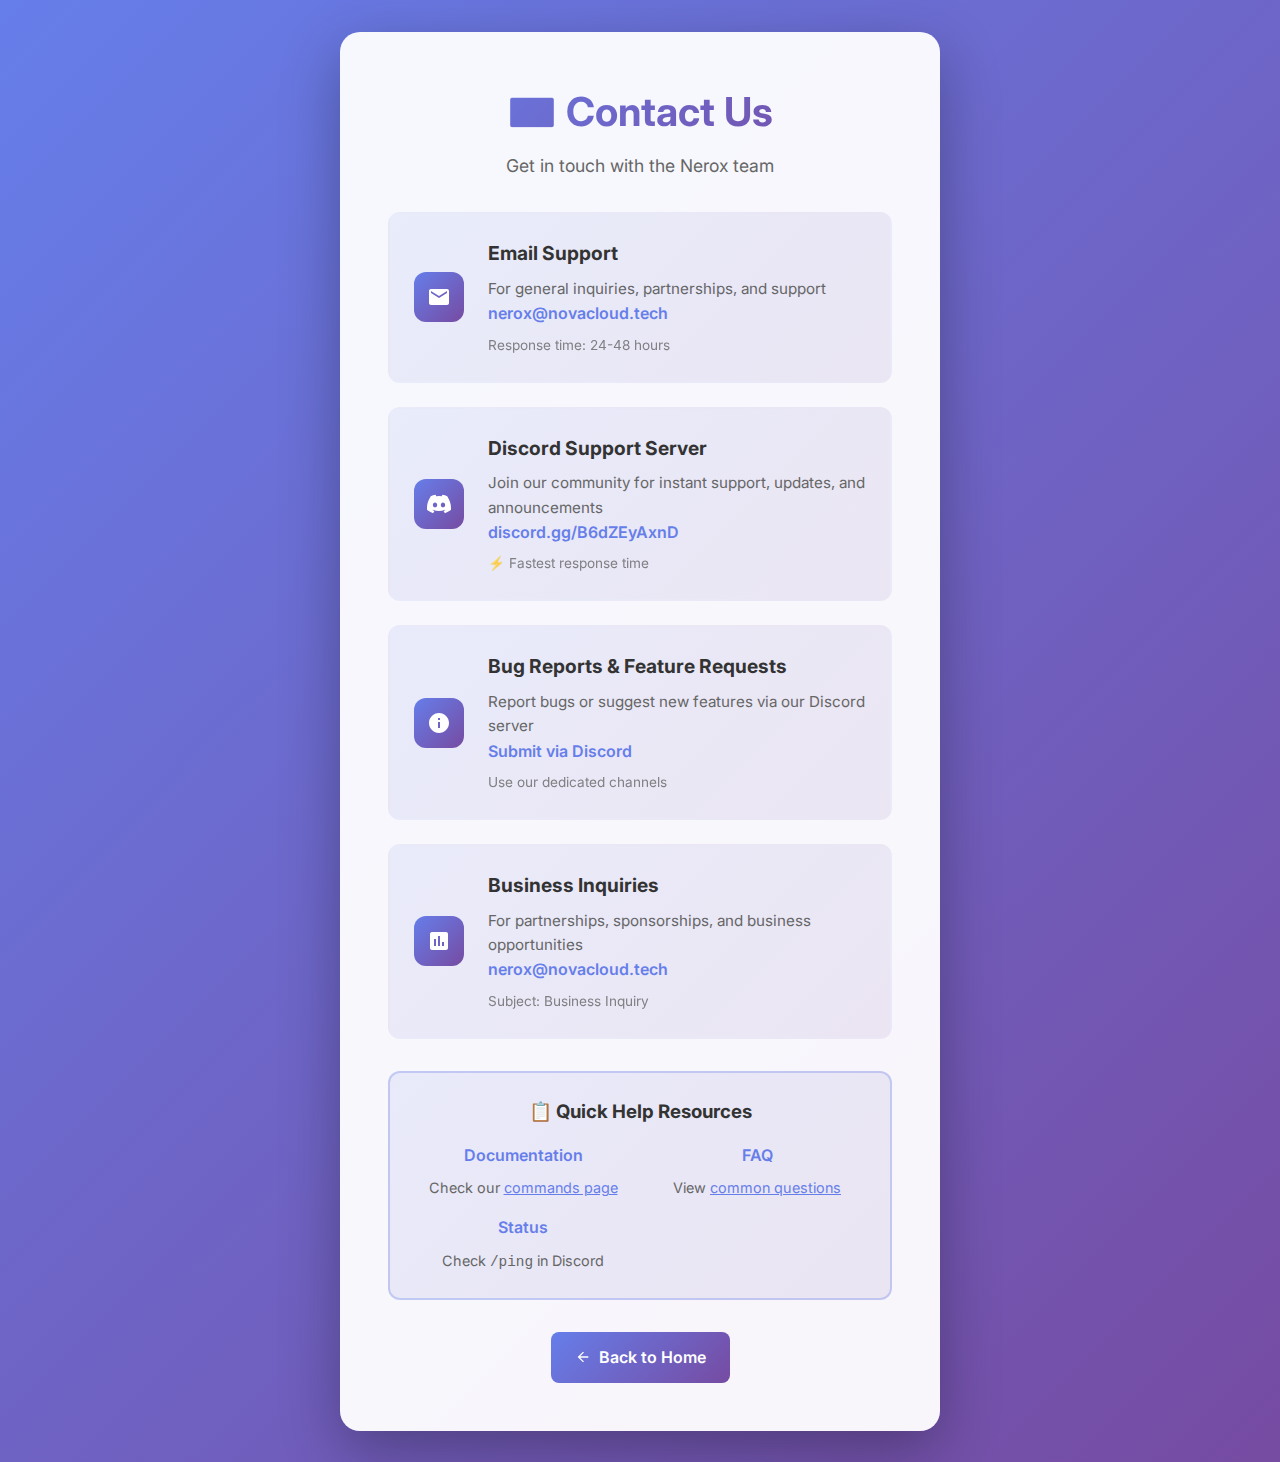
<file: contact.html>
<!DOCTYPE html>
<html lang="en">
<head>
    <meta charset="UTF-8">
    <meta name="viewport" content="width=device-width, initial-scale=1.0">
    <title>Contact Nerox - Support & Help | Discord Music Bot</title>
    <meta name="description" content="Contact the Nerox team for support, partnerships, and inquiries. Join our Discord server or email us at nerox@novacloud.tech.">
    <meta name="theme-color" content="#667eea">
    <link rel="stylesheet" href="styles.css">
    <link rel="preconnect" href="https://fonts.googleapis.com">
    <link rel="preconnect" href="https://fonts.gstatic.com" crossorigin>
    <link href="https://fonts.googleapis.com/css2?family=Inter:wght@300;400;500;600;700;800;900&display=swap" rel="stylesheet">
    <style>
        body {
            margin: 0;
            font-family: 'Inter', sans-serif;
            background: linear-gradient(135deg, #667eea 0%, #764ba2 100%);
            min-height: 100vh;
            display: flex;
            flex-direction: column;
        }
        
        .contact-container {
            flex: 1;
            display: flex;
            justify-content: center;
            align-items: center;
            padding: 2rem;
        }
        
        .contact-card {
            background: rgba(255, 255, 255, 0.95);
            border-radius: 20px;
            padding: 3rem;
            max-width: 600px;
            width: 100%;
            box-shadow: 0 20px 60px rgba(0, 0, 0, 0.3);
            animation: fadeIn 0.6s ease;
        }
        
        @keyframes fadeIn {
            from {
                opacity: 0;
                transform: translateY(20px);
            }
            to {
                opacity: 1;
                transform: translateY(0);
            }
        }
        
        .contact-header {
            text-align: center;
            margin-bottom: 2rem;
        }
        
        .contact-header h1 {
            font-size: 2.5rem;
            background: linear-gradient(135deg, #667eea 0%, #764ba2 100%);
            -webkit-background-clip: text;
            -webkit-text-fill-color: transparent;
            background-clip: text;
            margin-bottom: 0.5rem;
        }
        
        .contact-header p {
            color: #666;
            font-size: 1.1rem;
        }
        
        .contact-methods {
            display: flex;
            flex-direction: column;
            gap: 1.5rem;
        }
        
        .contact-method {
            display: flex;
            align-items: center;
            padding: 1.5rem;
            background: linear-gradient(135deg, rgba(102, 126, 234, 0.1) 0%, rgba(118, 75, 162, 0.1) 100%);
            border-radius: 12px;
            transition: all 0.3s ease;
            border: 2px solid transparent;
        }
        
        .contact-method:hover {
            transform: translateY(-5px);
            box-shadow: 0 10px 30px rgba(102, 126, 234, 0.2);
            border-color: #667eea;
        }
        
        .contact-icon {
            width: 50px;
            height: 50px;
            display: flex;
            align-items: center;
            justify-content: center;
            background: linear-gradient(135deg, #667eea 0%, #764ba2 100%);
            border-radius: 12px;
            margin-right: 1.5rem;
            flex-shrink: 0;
        }
        
        .contact-icon svg {
            width: 24px;
            height: 24px;
            fill: white;
        }
        
        .contact-info h3 {
            margin: 0 0 0.5rem 0;
            color: #333;
            font-size: 1.2rem;
        }
        
        .contact-info p {
            margin: 0;
            color: #666;
            font-size: 0.95rem;
        }
        
        .contact-link {
            text-decoration: none;
            color: #667eea;
            font-weight: 600;
            word-break: break-word;
        }
        
        .contact-link:hover {
            text-decoration: underline;
        }
        
        .back-home {
            text-align: center;
            margin-top: 2rem;
        }
        
        .back-home a {
            display: inline-flex;
            align-items: center;
            gap: 0.5rem;
            padding: 0.8rem 1.5rem;
            background: linear-gradient(135deg, #667eea 0%, #764ba2 100%);
            color: white;
            text-decoration: none;
            border-radius: 8px;
            font-weight: 600;
            transition: all 0.3s ease;
        }
        
        .back-home a:hover {
            transform: translateY(-2px);
            box-shadow: 0 5px 20px rgba(102, 126, 234, 0.4);
        }
        
        @media (max-width: 768px) {
            .contact-card {
                padding: 2rem;
            }
            
            .contact-header h1 {
                font-size: 2rem;
            }
            
            .contact-method {
                flex-direction: column;
                text-align: center;
            }
            
            .contact-icon {
                margin-right: 0;
                margin-bottom: 1rem;
            }
        }
    </style>
</head>
<body>
    <div class="contact-container">
        <div class="contact-card">
            <div class="contact-header">
                <h1>📧 Contact Us</h1>
                <p>Get in touch with the Nerox team</p>
            </div>
            
            <div class="contact-methods">
                <div class="contact-method">
                    <div class="contact-icon">
                        <svg viewBox="0 0 24 24" xmlns="http://www.w3.org/2000/svg">
                            <path d="M20 4H4c-1.1 0-1.99.9-1.99 2L2 18c0 1.1.9 2 2 2h16c1.1 0 2-.9 2-2V6c0-1.1-.9-2-2-2zm0 4l-8 5-8-5V6l8 5 8-5v2z"/>
                        </svg>
                    </div>
                    <div class="contact-info">
                        <h3>Email Support</h3>
                        <p>For general inquiries, partnerships, and support</p>
                        <a href="mailto:nerox@novacloud.tech" class="contact-link">nerox@novacloud.tech</a>
                        <p style="margin-top: 8px; font-size: 0.85rem; opacity: 0.8;">Response time: 24-48 hours</p>
                    </div>
                </div>
                
                <div class="contact-method">
                    <div class="contact-icon">
                        <svg viewBox="0 0 24 24" xmlns="http://www.w3.org/2000/svg">
                            <path d="M20.317 4.37a19.791 19.791 0 00-4.885-1.515.074.074 0 00-.079.037c-.21.375-.444.864-.608 1.25a18.27 18.27 0 00-5.487 0 12.64 12.64 0 00-.617-1.25.077.077 0 00-.079-.037A19.736 19.736 0 003.677 4.37a.07.07 0 00-.032.027C.533 9.046-.32 13.58.099 18.057a.082.082 0 00.031.057 19.9 19.9 0 005.993 3.03.078.078 0 00.084-.028c.462-.63.874-1.295 1.226-1.994a.076.076 0 00-.041-.106 13.107 13.107 0 01-1.872-.892.077.077 0 01-.008-.128 10.2 10.2 0 00.372-.292.074.074 0 01.077-.01c3.928 1.793 8.18 1.793 12.062 0a.074.074 0 01.078.01c.12.098.246.198.373.292a.077.077 0 01-.006.127 12.299 12.299 0 01-1.873.892.077.077 0 00-.041.107c.36.698.772 1.362 1.225 1.993a.076.076 0 00.084.028 19.839 19.839 0 006.002-3.03.077.077 0 00.032-.054c.5-5.177-.838-9.674-3.549-13.66a.061.061 0 00-.031-.03zM8.02 15.33c-1.183 0-2.157-1.085-2.157-2.419 0-1.333.956-2.419 2.157-2.419 1.21 0 2.176 1.096 2.157 2.42 0 1.333-.956 2.418-2.157 2.418zm7.975 0c-1.183 0-2.157-1.085-2.157-2.419 0-1.333.955-2.419 2.157-2.419 1.21 0 2.176 1.096 2.157 2.42 0 1.333-.946 2.418-2.157 2.418z"/>
                        </svg>
                    </div>
                    <div class="contact-info">
                        <h3>Discord Support Server</h3>
                        <p>Join our community for instant support, updates, and announcements</p>
                        <a href="https://discord.gg/B6dZEyAxnD" target="_blank" rel="noopener noreferrer" class="contact-link">discord.gg/B6dZEyAxnD</a>
                        <p style="margin-top: 8px; font-size: 0.85rem; opacity: 0.8;">⚡ Fastest response time</p>
                    </div>
                </div>

                <div class="contact-method">
                    <div class="contact-icon">
                        <svg viewBox="0 0 24 24" xmlns="http://www.w3.org/2000/svg">
                            <path d="M12 2C6.48 2 2 6.48 2 12s4.48 10 10 10 10-4.48 10-10S17.52 2 12 2zm1 15h-2v-6h2v6zm0-8h-2V7h2v2z"/>
                        </svg>
                    </div>
                    <div class="contact-info">
                        <h3>Bug Reports & Feature Requests</h3>
                        <p>Report bugs or suggest new features via our Discord server</p>
                        <a href="https://discord.gg/B6dZEyAxnD" target="_blank" rel="noopener noreferrer" class="contact-link">Submit via Discord</a>
                        <p style="margin-top: 8px; font-size: 0.85rem; opacity: 0.8;">Use our dedicated channels</p>
                    </div>
                </div>

                <div class="contact-method">
                    <div class="contact-icon">
                        <svg viewBox="0 0 24 24" xmlns="http://www.w3.org/2000/svg">
                            <path d="M19 3H5c-1.1 0-2 .9-2 2v14c0 1.1.9 2 2 2h14c1.1 0 2-.9 2-2V5c0-1.1-.9-2-2-2zM9 17H7v-7h2v7zm4 0h-2V7h2v10zm4 0h-2v-4h2v4z"/>
                        </svg>
                    </div>
                    <div class="contact-info">
                        <h3>Business Inquiries</h3>
                        <p>For partnerships, sponsorships, and business opportunities</p>
                        <a href="mailto:nerox@novacloud.tech" class="contact-link">nerox@novacloud.tech</a>
                        <p style="margin-top: 8px; font-size: 0.85rem; opacity: 0.8;">Subject: Business Inquiry</p>
                    </div>
                </div>
            </div>

            <div style="margin-top: 2rem; padding: 1.5rem; background: linear-gradient(135deg, rgba(102, 126, 234, 0.1) 0%, rgba(118, 75, 162, 0.1) 100%); border-radius: 12px; border: 2px solid rgba(102, 126, 234, 0.3);">
                <h3 style="margin: 0 0 1rem 0; color: #333; text-align: center;">📋 Quick Help Resources</h3>
                <div style="display: grid; grid-template-columns: repeat(auto-fit, minmax(200px, 1fr)); gap: 1rem; text-align: center;">
                    <div>
                        <p style="margin: 0; font-weight: 600; color: #667eea;">Documentation</p>
                        <p style="margin: 0.5rem 0 0 0; font-size: 0.9rem; color: #666;">Check our <a href="/#commands" style="color: #667eea; text-decoration: underline;">commands page</a></p>
                    </div>
                    <div>
                        <p style="margin: 0; font-weight: 600; color: #667eea;">FAQ</p>
                        <p style="margin: 0.5rem 0 0 0; font-size: 0.9rem; color: #666;">View <a href="/#faq" style="color: #667eea; text-decoration: underline;">common questions</a></p>
                    </div>
                    <div>
                        <p style="margin: 0; font-weight: 600; color: #667eea;">Status</p>
                        <p style="margin: 0.5rem 0 0 0; font-size: 0.9rem; color: #666;">Check <code>/ping</code> in Discord</p>
                    </div>
                </div>
            </div>
            
            <div class="back-home">
                <a href="/">
                    <svg width="16" height="16" viewBox="0 0 24 24" fill="none" xmlns="http://www.w3.org/2000/svg">
                        <path d="M20 11H7.83l5.59-5.59L12 4l-8 8 8 8 1.41-1.41L7.83 13H20v-2z" fill="currentColor"/>
                    </svg>
                    Back to Home
                </a>
            </div>
        </div>
    </div>
</body>
</html>
</file>
<file: styles.css>
/* ===== CSS Reset & Base Styles ===== */
* {
    margin: 0;
    padding: 0;
    box-sizing: border-box;
}

:root {
    --primary: #5865f2;
    --primary-dark: #4752c4;
    --secondary: #7289da;
    --background: #0a0e27;
    --surface: #1a1f3a;
    --surface-light: #252b4a;
    --text: #ffffff;
    --text-secondary: #b9bbbe;
    --gradient-1: linear-gradient(135deg, #667eea 0%, #764ba2 100%);
    --gradient-2: linear-gradient(135deg, #f093fb 0%, #f5576c 100%);
    --gradient-3: linear-gradient(135deg, #4facfe 0%, #00f2fe 100%);
    --shadow: 0 10px 40px rgba(0, 0, 0, 0.3);
    --shadow-lg: 0 20px 60px rgba(0, 0, 0, 0.5);
}

html {
    scroll-behavior: smooth;
}

body {
    font-family: 'Inter', -apple-system, BlinkMacSystemFont, 'Segoe UI', sans-serif;
    background: var(--background);
    color: var(--text);
    line-height: 1.6;
    overflow-x: hidden;
}

.container {
    max-width: 1200px;
    margin: 0 auto;
    padding: 0 24px;
}

/* ===== Navigation ===== */
.navbar {
    position: fixed;
    top: 0;
    left: 0;
    right: 0;
    z-index: 1000;
    background: rgba(10, 14, 39, 0.95);
    backdrop-filter: blur(10px);
    border-bottom: 1px solid rgba(255, 255, 255, 0.05);
    transition: all 0.3s ease;
}

.navbar.scrolled {
    background: rgba(10, 14, 39, 0.98);
    box-shadow: var(--shadow);
}

.nav-container {
    max-width: 1200px;
    margin: 0 auto;
    padding: 16px 24px;
    display: flex;
    align-items: center;
    justify-content: space-between;
}

.nav-logo {
    display: flex;
    align-items: center;
    gap: 12px;
    font-size: 24px;
    font-weight: 700;
    color: var(--text);
    text-decoration: none;
}

.logo-img {
    width: 40px;
    height: 40px;
    border-radius: 50%;
    object-fit: cover;
}

.logo-text {
    background: var(--gradient-1);
    -webkit-background-clip: text;
    -webkit-text-fill-color: transparent;
    background-clip: text;
}

.nav-menu {
    display: flex;
    gap: 32px;
    align-items: center;
}

.nav-link {
    color: var(--text-secondary);
    text-decoration: none;
    font-weight: 500;
    transition: color 0.3s ease;
    position: relative;
}

.nav-link::after {
    content: '';
    position: absolute;
    bottom: -4px;
    left: 0;
    width: 0;
    height: 2px;
    background: var(--gradient-1);
    transition: width 0.3s ease;
}

.nav-link:hover {
    color: var(--text);
}

.nav-link:hover::after {
    width: 100%;
}

.mobile-menu-btn {
    display: none;
    flex-direction: column;
    gap: 6px;
    background: none;
    border: none;
    cursor: pointer;
    padding: 8px;
}

.mobile-menu-btn span {
    width: 24px;
    height: 2px;
    background: var(--text);
    transition: all 0.3s ease;
}

/* ===== Buttons ===== */
.btn-primary {
    display: inline-flex;
    align-items: center;
    gap: 8px;
    padding: 12px 28px;
    background: var(--gradient-1);
    color: var(--text);
    font-weight: 600;
    text-decoration: none;
    border-radius: 8px;
    transition: all 0.3s ease;
    box-shadow: 0 4px 15px rgba(102, 126, 234, 0.4);
}

.btn-primary:hover {
    transform: translateY(-2px);
    box-shadow: 0 6px 20px rgba(102, 126, 234, 0.6);
}

.btn-secondary {
    display: inline-flex;
    align-items: center;
    gap: 8px;
    padding: 12px 28px;
    background: transparent;
    color: var(--text);
    font-weight: 600;
    text-decoration: none;
    border-radius: 8px;
    border: 2px solid rgba(255, 255, 255, 0.2);
    transition: all 0.3s ease;
}

.btn-secondary:hover {
    border-color: var(--primary);
    background: rgba(88, 101, 242, 0.1);
    transform: translateY(-2px);
}

.btn-large {
    padding: 16px 36px;
    font-size: 16px;
}

/* ===== Hero Section ===== */
.hero {
    position: relative;
    min-height: 100vh;
    display: flex;
    align-items: center;
    padding-top: 80px;
    overflow: hidden;
}

.hero-bg {
    position: absolute;
    top: 0;
    left: 0;
    right: 0;
    bottom: 0;
    background: radial-gradient(circle at 30% 50%, rgba(102, 126, 234, 0.15) 0%, transparent 50%),
                radial-gradient(circle at 70% 50%, rgba(118, 75, 162, 0.15) 0%, transparent 50%);
    z-index: -1;
}

.hero-content {
    display: grid;
    grid-template-columns: 1fr 1fr;
    gap: 60px;
    align-items: center;
}

.hero-text {
    animation: fadeInUp 0.8s ease;
}

.hero-title {
    font-size: 56px;
    font-weight: 900;
    line-height: 1.1;
    margin-bottom: 24px;
}

.gradient-text {
    background: var(--gradient-1);
    -webkit-background-clip: text;
    -webkit-text-fill-color: transparent;
    background-clip: text;
}

.hero-description {
    font-size: 18px;
    color: var(--text-secondary);
    margin-bottom: 32px;
    line-height: 1.7;
}

.hero-buttons {
    display: flex;
    gap: 16px;
    flex-wrap: wrap;
}

.hero-image {
    display: flex;
    justify-content: center;
    animation: fadeInUp 0.8s ease 0.2s backwards;
}

.floating-card {
    position: relative;
    padding: 40px;
    background: var(--surface);
    border-radius: 24px;
    box-shadow: var(--shadow-lg);
    animation: float 6s ease-in-out infinite;
    border: 1px solid rgba(255, 255, 255, 0.05);
}

.bot-avatar {
    width: 300px;
    height: 300px;
    border-radius: 50%;
    object-fit: cover;
    box-shadow: 0 0 60px rgba(102, 126, 234, 0.5);
}

.status-badge {
    position: absolute;
    bottom: 60px;
    right: 60px;
    display: flex;
    align-items: center;
    gap: 8px;
    padding: 8px 16px;
    background: rgba(67, 181, 129, 0.2);
    border: 2px solid #43b581;
    border-radius: 20px;
    font-weight: 600;
    color: #43b581;
}

.status-dot {
    width: 10px;
    height: 10px;
    background: #43b581;
    border-radius: 50%;
    animation: pulse 2s ease-in-out infinite;
}

/* ===== Features Section ===== */
.features {
    padding: 120px 0;
    position: relative;
}

.section-header {
    text-align: center;
    margin-bottom: 80px;
}

.section-title {
    font-size: 48px;
    font-weight: 800;
    margin-bottom: 16px;
}

.section-subtitle {
    font-size: 20px;
    color: var(--text-secondary);
}

.features-grid {
    display: grid;
    grid-template-columns: repeat(auto-fit, minmax(320px, 1fr));
    gap: 32px;
}

.feature-card {
    padding: 40px;
    background: var(--surface);
    border-radius: 16px;
    border: 1px solid rgba(255, 255, 255, 0.05);
    transition: all 0.3s ease;
    animation: fadeInUp 0.6s ease backwards;
}

.feature-card:nth-child(1) { animation-delay: 0.1s; }
.feature-card:nth-child(2) { animation-delay: 0.2s; }
.feature-card:nth-child(3) { animation-delay: 0.3s; }
.feature-card:nth-child(4) { animation-delay: 0.4s; }
.feature-card:nth-child(5) { animation-delay: 0.5s; }
.feature-card:nth-child(6) { animation-delay: 0.6s; }

.feature-card:hover {
    transform: translateY(-8px);
    box-shadow: var(--shadow-lg);
    border-color: rgba(102, 126, 234, 0.3);
}

.feature-icon {
    width: 70px;
    height: 70px;
    display: flex;
    align-items: center;
    justify-content: center;
    background: var(--surface-light);
    border-radius: 16px;
    margin-bottom: 24px;
}

.feature-card h3 {
    font-size: 22px;
    font-weight: 700;
    margin-bottom: 12px;
}

.feature-card p {
    color: var(--text-secondary);
    line-height: 1.6;
}

/* ===== Commands Section ===== */
.commands {
    padding: 120px 0;
    background: var(--surface);
}

.commands-tabs {
    display: flex;
    gap: 16px;
    justify-content: center;
    margin-bottom: 48px;
    flex-wrap: wrap;
}

.tab-btn {
    padding: 12px 28px;
    background: transparent;
    color: var(--text-secondary);
    border: 2px solid rgba(255, 255, 255, 0.1);
    border-radius: 8px;
    font-weight: 600;
    cursor: pointer;
    transition: all 0.3s ease;
}

.tab-btn:hover {
    border-color: rgba(102, 126, 234, 0.5);
    color: var(--text);
}

.tab-btn.active {
    background: var(--gradient-1);
    border-color: transparent;
    color: var(--text);
}

.commands-category {
    display: none;
}

.commands-category.active {
    display: block;
    animation: fadeIn 0.5s ease;
}

.commands-grid {
    display: grid;
    grid-template-columns: repeat(auto-fill, minmax(280px, 1fr));
    gap: 24px;
}

.command-card {
    padding: 24px;
    background: var(--background);
    border-radius: 12px;
    border: 1px solid rgba(255, 255, 255, 0.05);
    transition: all 0.3s ease;
}

.command-card:hover {
    transform: translateY(-4px);
    border-color: rgba(102, 126, 234, 0.3);
    box-shadow: 0 8px 24px rgba(0, 0, 0, 0.3);
}

.command-name {
    display: inline-block;
    padding: 6px 12px;
    background: rgba(102, 126, 234, 0.2);
    color: #9ba8ff;
    border-radius: 6px;
    font-weight: 600;
    font-family: 'Courier New', monospace;
    margin-bottom: 12px;
}

.command-card p {
    color: var(--text-secondary);
    font-size: 14px;
    line-height: 1.5;
}

/* ===== Team Section ===== */
.team {
    padding: 120px 0;
}

.team-grid {
    display: grid;
    grid-template-columns: repeat(auto-fit, minmax(300px, 1fr));
    gap: 48px;
    max-width: 800px;
    margin: 0 auto;
}

.team-card {
    text-align: center;
    padding: 40px;
    background: var(--surface);
    border-radius: 20px;
    border: 1px solid rgba(255, 255, 255, 0.05);
    transition: all 0.3s ease;
    animation: fadeInUp 0.6s ease backwards;
}

.team-card:nth-child(1) { animation-delay: 0.1s; }
.team-card:nth-child(2) { animation-delay: 0.2s; }

.team-card:hover {
    transform: translateY(-8px);
    box-shadow: var(--shadow-lg);
    border-color: rgba(102, 126, 234, 0.3);
}

.team-avatar-wrapper {
    position: relative;
    width: 160px;
    height: 160px;
    margin: 0 auto 24px;
}

.team-avatar {
    width: 100%;
    height: 100%;
    border-radius: 50%;
    object-fit: cover;
    border: 4px solid rgba(102, 126, 234, 0.3);
    box-shadow: 0 0 40px rgba(102, 126, 234, 0.4);
}

.team-badge {
    position: absolute;
    bottom: 8px;
    right: 8px;
    padding: 6px 14px;
    border-radius: 20px;
    font-size: 12px;
    font-weight: 700;
    text-transform: uppercase;
    box-shadow: 0 4px 12px rgba(0, 0, 0, 0.4);
}

.owner-badge {
    background: linear-gradient(135deg, #f093fb 0%, #f5576c 100%);
    color: white;
}

.dev-badge {
    background: linear-gradient(135deg, #4facfe 0%, #00f2fe 100%);
    color: white;
}

.team-name {
    font-size: 28px;
    font-weight: 700;
    margin-bottom: 8px;
}

.team-role {
    font-size: 16px;
    color: var(--text-secondary);
    margin-bottom: 8px;
}

.team-id {
    font-size: 14px;
    color: var(--text-secondary);
    opacity: 0.7;
    font-family: 'Courier New', monospace;
}

/* ===== Footer ===== */
.footer {
    padding: 60px 0 40px;
    background: var(--surface);
    border-top: 1px solid rgba(255, 255, 255, 0.05);
}

.footer-content {
    display: flex;
    justify-content: space-between;
    align-items: center;
    margin-bottom: 32px;
}

.footer-brand {
    display: flex;
    align-items: center;
    gap: 16px;
}

.footer-logo {
    width: 48px;
    height: 48px;
    border-radius: 50%;
}

.footer-brand p {
    font-size: 16px;
    color: var(--text-secondary);
}

.footer-links {
    display: flex;
    gap: 32px;
}

.footer-links a {
    color: var(--text-secondary);
    text-decoration: none;
    font-weight: 500;
    transition: color 0.3s ease;
}

.footer-links a:hover {
    color: var(--primary);
}

.footer-bottom {
    text-align: center;
    padding-top: 32px;
    border-top: 1px solid rgba(255, 255, 255, 0.05);
}

.footer-bottom p {
    color: var(--text-secondary);
    font-size: 14px;
}

/* ===== Animations ===== */
@keyframes fadeIn {
    from {
        opacity: 0;
    }
    to {
        opacity: 1;
    }
}

@keyframes fadeInUp {
    from {
        opacity: 0;
        transform: translateY(30px);
    }
    to {
        opacity: 1;
        transform: translateY(0);
    }
}

@keyframes float {
    0%, 100% {
        transform: translateY(0);
    }
    50% {
        transform: translateY(-20px);
    }
}

@keyframes pulse {
    0%, 100% {
        opacity: 1;
    }
    50% {
        opacity: 0.5;
    }
}

/* ===== Responsive Design ===== */
@media (max-width: 968px) {
    .hero-content {
        grid-template-columns: 1fr;
        text-align: center;
    }

    .hero-title {
        font-size: 42px;
    }

    .hero-buttons {
        justify-content: center;
    }

    .bot-avatar {
        width: 250px;
        height: 250px;
    }

    .section-title {
        font-size: 38px;
    }
}

@media (max-width: 768px) {
    .nav-menu {
        position: fixed;
        top: 72px;
        left: 0;
        right: 0;
        background: rgba(10, 14, 39, 0.98);
        backdrop-filter: blur(10px);
        flex-direction: column;
        padding: 24px;
        border-bottom: 1px solid rgba(255, 255, 255, 0.05);
        transform: translateY(-100%);
        opacity: 0;
        transition: all 0.3s ease;
        pointer-events: none;
    }

    .nav-menu.active {
        transform: translateY(0);
        opacity: 1;
        pointer-events: all;
    }

    .mobile-menu-btn {
        display: flex;
    }

    .mobile-menu-btn.active span:nth-child(1) {
        transform: rotate(45deg) translate(8px, 8px);
    }

    .mobile-menu-btn.active span:nth-child(2) {
        opacity: 0;
    }

    .mobile-menu-btn.active span:nth-child(3) {
        transform: rotate(-45deg) translate(6px, -6px);
    }

    .nav-container .btn-primary {
        display: none;
    }

    .hero-title {
        font-size: 36px;
    }

    .hero-description {
        font-size: 16px;
    }

    .bot-avatar {
        width: 200px;
        height: 200px;
    }

    .floating-card {
        padding: 30px;
    }

    .status-badge {
        bottom: 45px;
        right: 45px;
    }

    .features-grid {
        grid-template-columns: 1fr;
    }

    .section-title {
        font-size: 32px;
    }

    .section-subtitle {
        font-size: 16px;
    }

    .commands-tabs {
        gap: 12px;
    }

    .tab-btn {
        padding: 10px 20px;
        font-size: 14px;
    }

    .commands-grid {
        grid-template-columns: 1fr;
    }

    .team-grid {
        grid-template-columns: 1fr;
        gap: 32px;
    }

    .footer-content {
        flex-direction: column;
        gap: 24px;
        text-align: center;
    }

    .footer-links {
        flex-direction: column;
        gap: 16px;
    }
}

@media (max-width: 480px) {
    .container {
        padding: 0 16px;
    }

    .hero-title {
        font-size: 28px;
    }

    .hero-buttons {
        flex-direction: column;
        width: 100%;
    }

    .hero-buttons .btn-primary,
    .hero-buttons .btn-secondary {
        width: 100%;
        justify-content: center;
    }

    .btn-large {
        padding: 14px 28px;
        font-size: 14px;
    }

    .bot-avatar {
        width: 180px;
        height: 180px;
    }

    .floating-card {
        padding: 20px;
    }

    .status-badge {
        bottom: 35px;
        right: 35px;
        padding: 6px 12px;
        font-size: 12px;
    }

    .section-title {
        font-size: 28px;
    }

    .feature-card {
        padding: 28px;
    }

    .team-card {
        padding: 28px;
    }

    .team-avatar-wrapper {
        width: 120px;
        height: 120px;
    }
}
</file>
